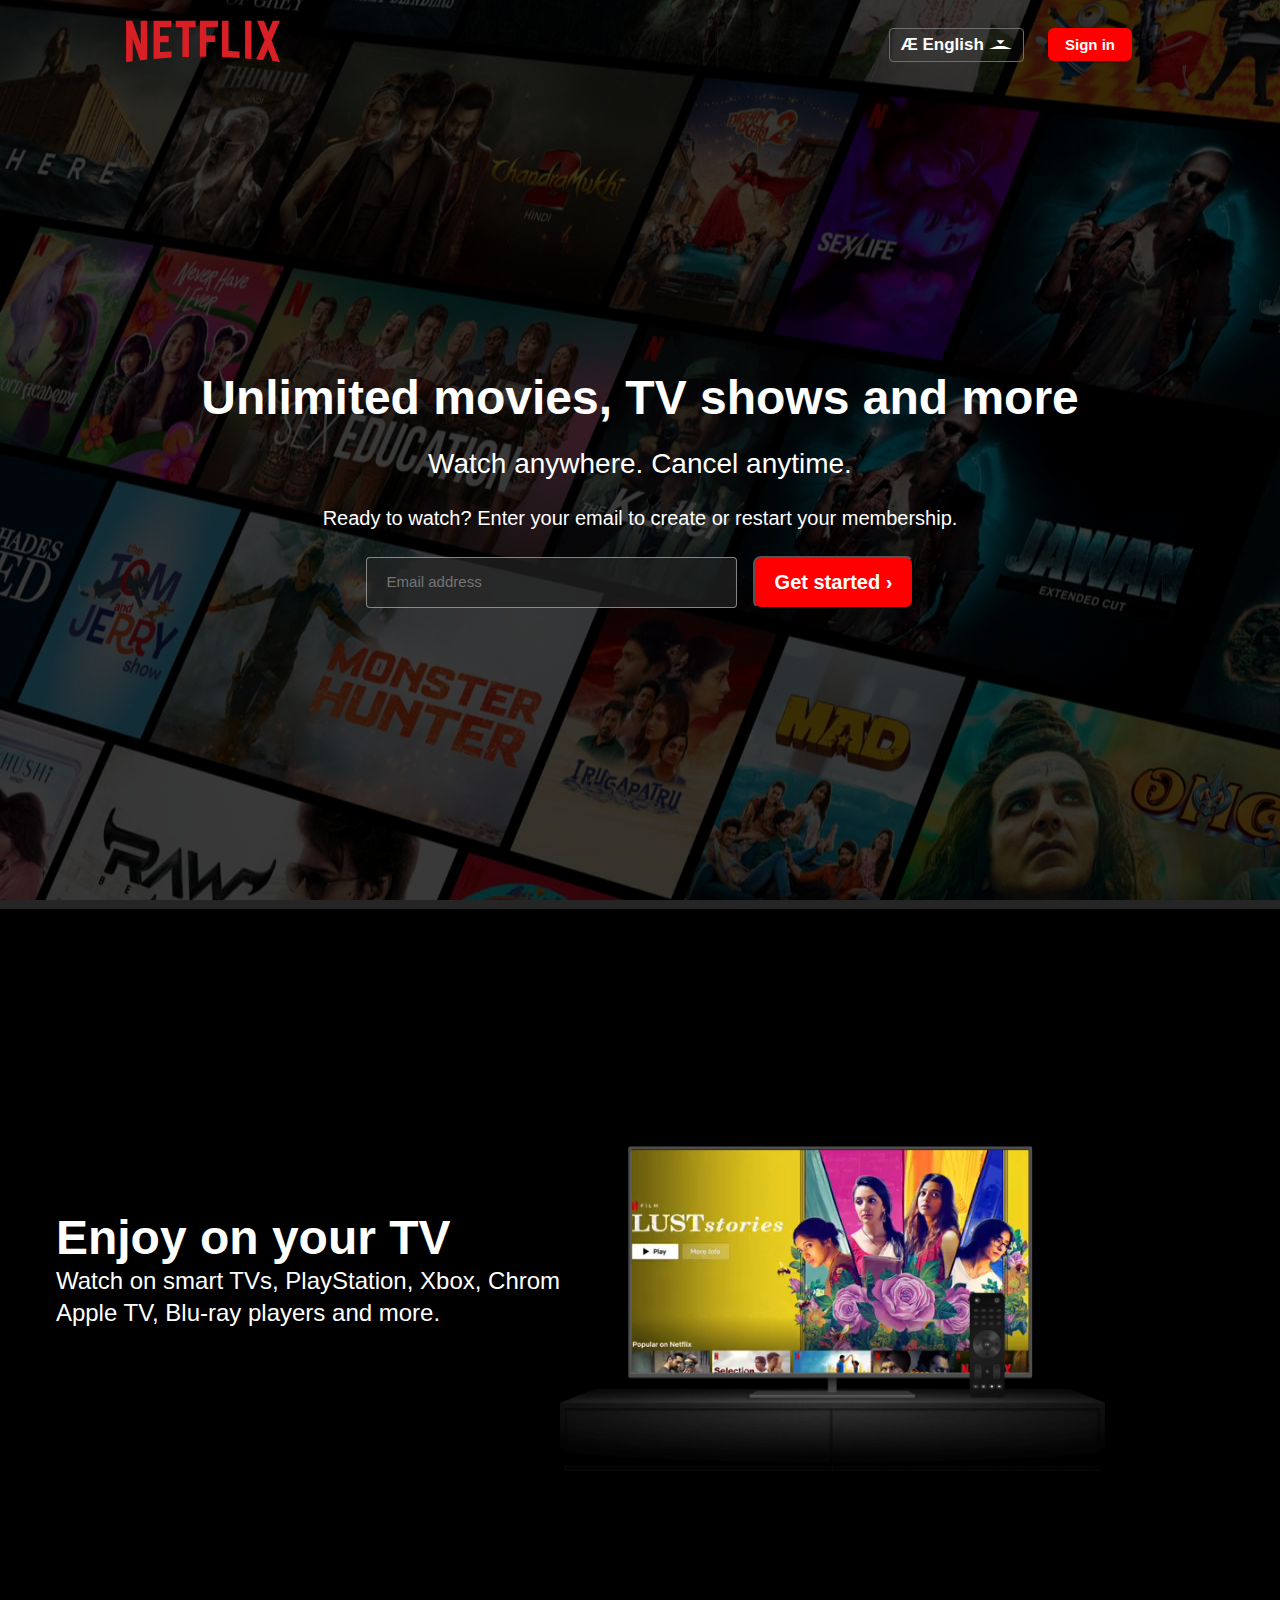
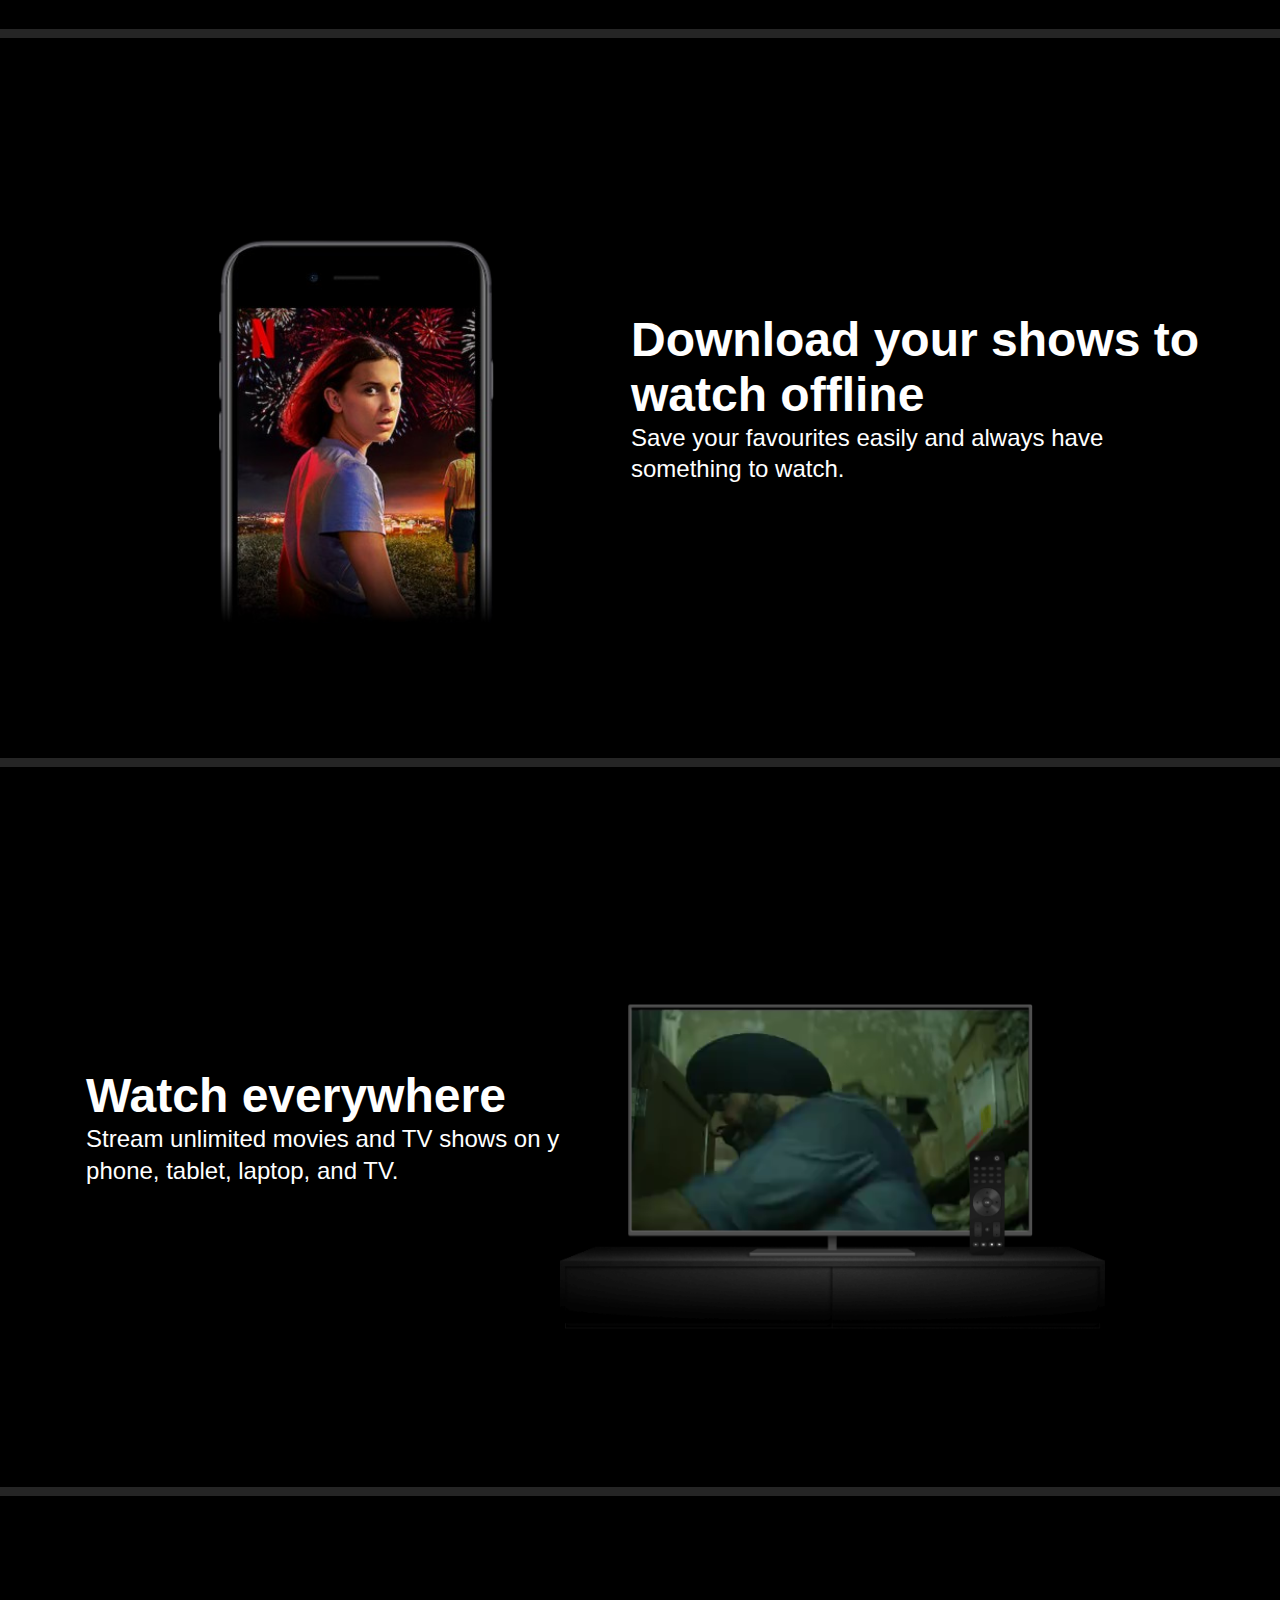
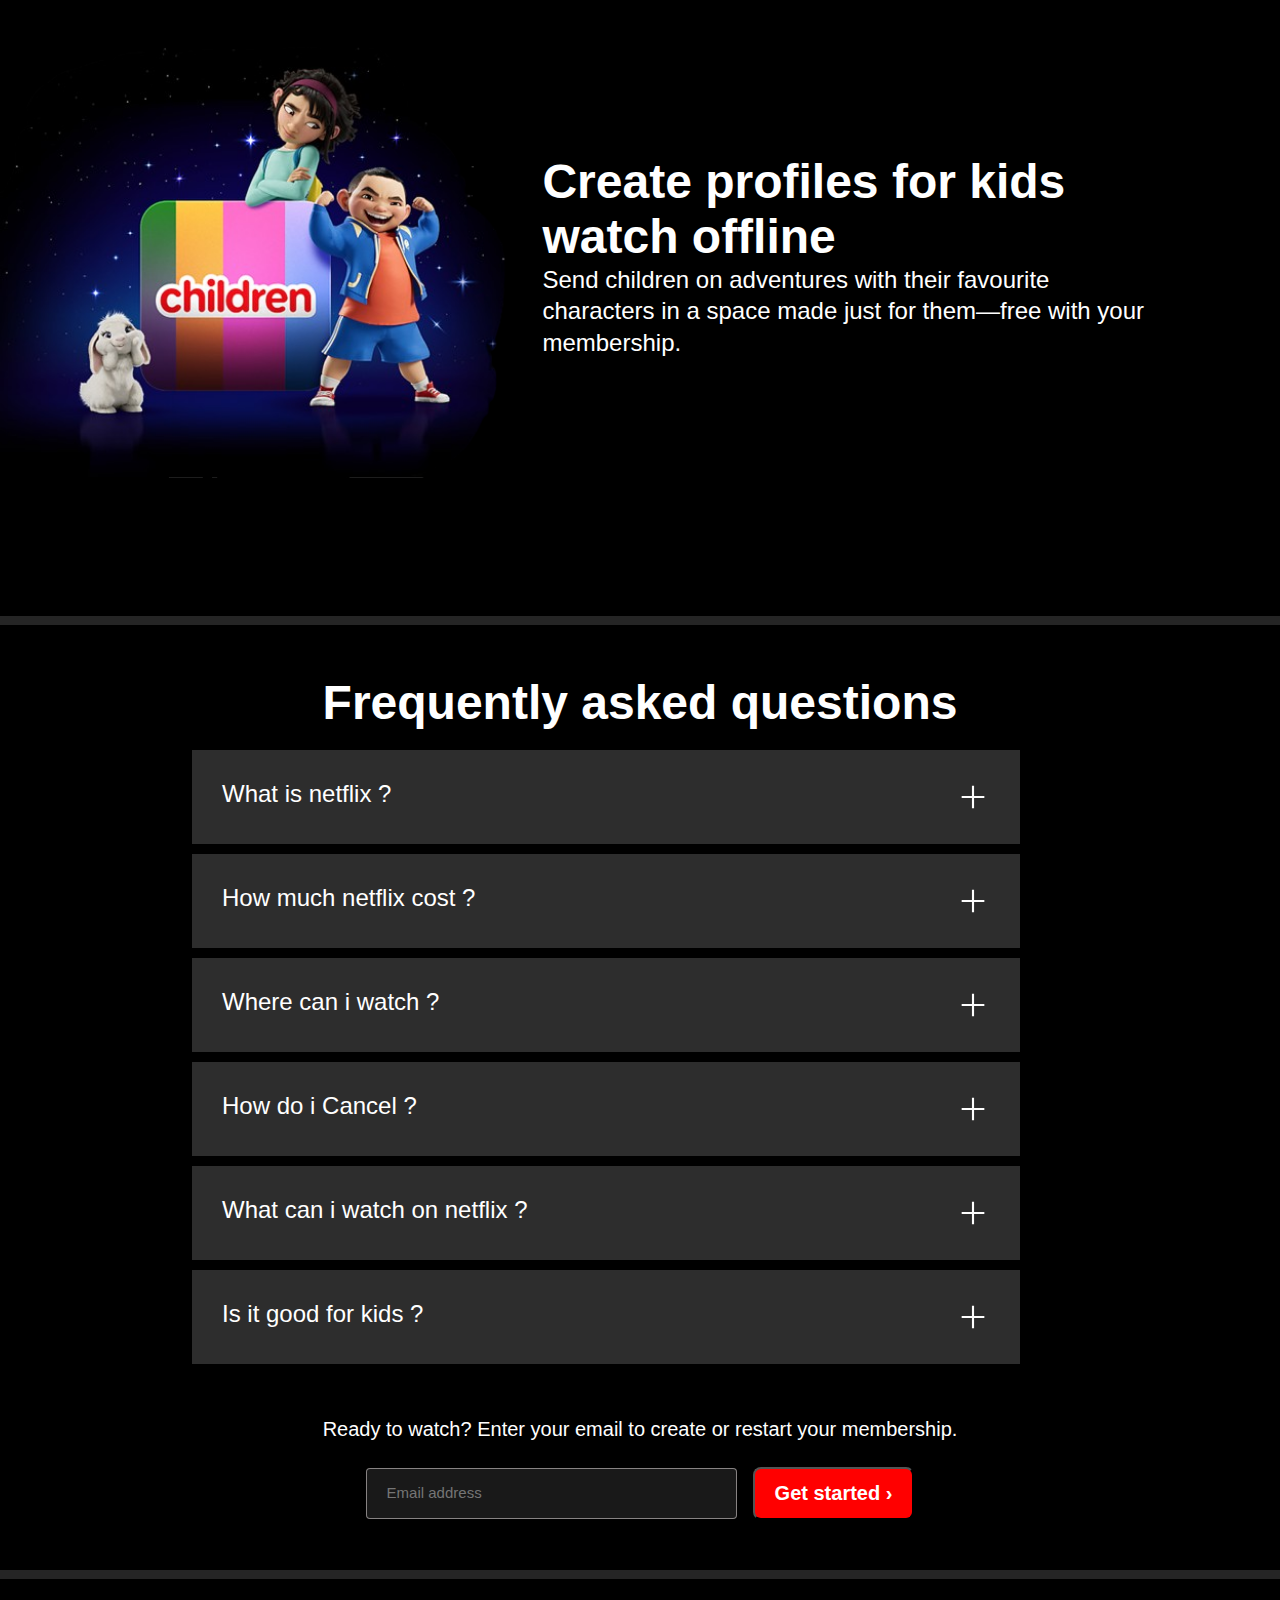
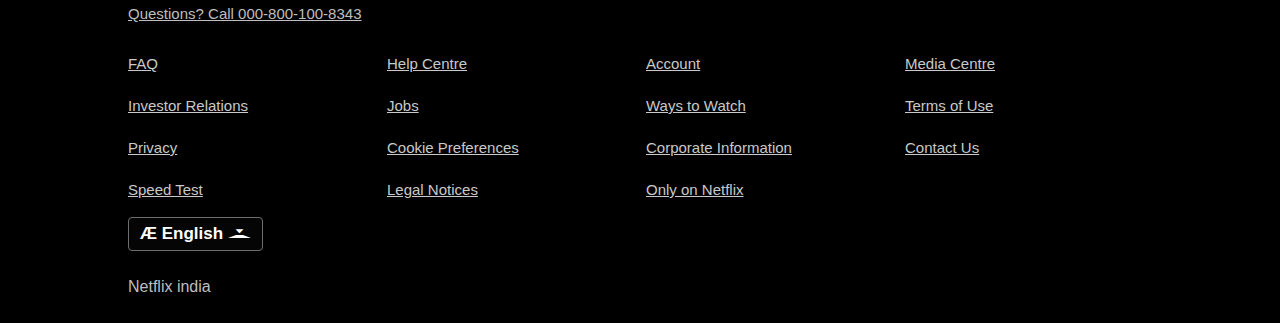
<file: index.html>
<!DOCTYPE html>
<html lang="en">

<head>
    <meta charset="UTF-8">
    <meta name="viewport" content="width=device-width, initial-scale=1.0">
    <title> Netflix clone </title>
    <link rel="stylesheet" href="style.css">
</head>

<body>
    <div class="main">
        <nav>
            <span><img width="53" src="assets/Netflix-Logo.wine.svg" alt="logo"></span>
            <div><button class="btn"> &#198 English <b> &#128899; </b> </button>
                <button class="btn-red-sm"> Sign in </button>
            </div>
        </nav>
        <div class="box"> </div>
        <div class="hero">
            <span class="a1"> Unlimited movies, TV shows and more </span>
            <span class="a2"> Watch anywhere. Cancel anytime. </span>
            <span class="a3"> Ready to watch? Enter your email to create or restart your membership. </span>
            <div>
                <div class="hero-buttons">
                    <input placeholder="Email address">
                    <button class="started"> Get started &#8250 </button>
                </div>
            </div>
        </div>
    </div>

    <div class="seperator"> </div>
    <section class="first">
        <div class="tvmargin">
            <div class="tv-text">
                <div class="t1"> Enjoy on your TV </div>
                <div class="t2"> Watch on smart TVs, PlayStation, Xbox, Chromecast, <br> Apple TV, Blu-ray players and
                    more. </div>
            </div>
            <img src="assets/tv.png" alt="photo" class="tv">
            <video class="v1" src="assets/video-tv.m4v" autoplay muted loop>
        </div>
    </section>


    <div class="seperator"> </div>

    <section class="second">
        <img class="mobile" src="assets/mobile.png.png">
        <div class="mobile-text">
            <div class="t1"> Download your shows to <br> watch offline </div>
            <div class="t2"> Save your favourites easily and always have <br> something to watch. </div>
        </div>

    </section>

    <div class="seperator"> </div>

    <section class="mac">
        <div class="tvmargin">
            <div class="tv-text">
                <div class="t1"> Watch everywhere </div>
                <div class="t2"> Stream unlimited movies and TV shows on your <br> phone, tablet, laptop, and TV. </div>
            </div>
            <img src="assets/tv.png" alt="photo" class="tv">
            <video class="v2" src="assets/video-mac.m4v" autoplay muted loop>
        </div>
    </section>

    <div class="seperator"> </div>

    <section class="second">
        <img class="mobile" src="assets/children.png">
        <div class="mobile-text">
            <div class="t1"> Create profiles for kids <br> watch offline </div>
            <div class="t2"> Send children on adventures with their favourite <br> characters in a space made just for
                them—free with your membership. </div>
        </div>

    </section>

    <div class="seperator"> </div>






<section class="faq">
<div class="fqbox">
<h2> Frequently asked questions </h2>
<div class="faqbox"> 
    <span> What is netflix ? </span>
    <svg xmlns="http://www.w3.org/2000/svg" width="34" height="34" viewBox="0 0 24 24" fill="none" color="white">
        <path d="M12 4V20M20 12H4" stroke="white" stroke-width="1.5" stroke-linejoin="round"/>
        </svg>
</div>
<div class="faqbox"> 
    <span> How much netflix cost ? </span>
    <svg xmlns="http://www.w3.org/2000/svg" width="34" height="34" viewBox="0 0 24 24" fill="none" color="white">
        <path d="M12 4V20M20 12H4" stroke="white" stroke-width="1.5" stroke-linejoin="round"/>
        </svg>
</div>
<div class="faqbox"> 
    <span> Where can i watch ? </span>
    <svg xmlns="http://www.w3.org/2000/svg" width="34" height="34" viewBox="0 0 24 24" fill="none" color="white">
        <path d="M12 4V20M20 12H4" stroke="white" stroke-width="1.5" stroke-linejoin="round"/>
        </svg>
</div>
<div class="faqbox"> 
    <span> How do i Cancel ? </span>
    <svg xmlns="http://www.w3.org/2000/svg" width="34" height="34" viewBox="0 0 24 24" fill="none" color="white">
        <path d="M12 4V20M20 12H4" stroke="white" stroke-width="1.5" stroke-linejoin="round"/>
        </svg>
</div>
<div class="faqbox"> 
    <span> What can i watch on netflix ? </span>
    <svg xmlns="http://www.w3.org/2000/svg" width="34" height="34" viewBox="0 0 24 24" fill="none" color="white">
        <path d="M12 4V20M20 12H4" stroke="white" stroke-width="1.5" stroke-linejoin="round"/>
        </svg>
</div>
<div class="faqbox"> 
    <span> Is it good for kids ? </span>
    <svg xmlns="http://www.w3.org/2000/svg" width="34" height="34" viewBox="0 0 24 24" fill="none" color="white">
        <path d="M12 4V20M20 12H4" stroke="white" stroke-width="1.5" stroke-linejoin="round"/>
        </svg>
</div>
</div>

<div class="box lastbox"> </div>
<div class="hero lasthero">
    <!-- <span class="a1"> Unlimited movies, TV shows and more </span> -->
    <!-- <span class="a2"> Watch anywhere. Cancel anytime. </span> -->
    <span class="a3"> Ready to watch? Enter your email to create or restart your membership. </span>
    <div>
        <div class="hero-buttons">
            <input placeholder="Email address">
            <button class="started"> Get started &#8250 </button>
        </div>
    </div>
</div>
</div>

<div class="seperator"> </div>

<section class="last">
<div class="margin">
    <div class="q text"> Questions? Call 000-800-100-8343 </div>
<div class="about"> 

 <div class="text">  FAQ </div>
 <div class="text"> Help Centre </div>
 <div class="text"> Account </div>
 <div class="text"> Media Centre </div>
 <div class="text"> Investor Relations </div>
 <div class="text"> Jobs </div>
 <div class="text"> Ways to Watch </div>
 <div class="text"> Terms of Use </div>
 <div class="text"> Privacy </div>
 <div class="text"> Cookie Preferences </div>
 <div class="text"> Corporate Information </div>
 <div class="text"> Contact Us</div>
 <div class="text"> Speed Test</div>
 <div class="text"> Legal Notices</div>
 <div class="text"> Only on Netflix</div>
 <div class="text"> </div>
 <div><button class="btn"> &#198 English <b> &#128899; </b> </button>
</div>
</div>
<div class="q"> Netflix india </div>

<div class="align">

    </div>
</section>
</body>
</html>
</file>
<file: style.css>
* {
    margin: 0;
    padding: 0;
    font-family: 'Segoe UI', Tahoma, Geneva, Verdana, sans-serif;
}

@import url('https://fonts.googleapis.com/css2?family=Poppins:ital,wght@0,100;0,200;0,300;0,400;0,500;0,600;0,700;0,800;0,900;1,100;1,200;1,300;1,400;1,500;1,600;1,700;1,800;1,900&family=Roboto+Condensed:ital,wght@0,100..900;1,100..900&display=swap');
.main {
    background-image: url("assets/bg.jpg");
    background-position: center center;
    /* background-position: top;  */
    background-size: 100vw;
    background-repeat: no-repeat;
    height: 100vh;
    position: relative;
    z-index: 0;
}

.box {
    background-color: black;
    height: 100vh;
    width: 100%;
    opacity: 0.7;
    top: 0;
    position: absolute;
    z-index: -1;
}

nav {
    display: flex;
    align-items: center;
    justify-content: space-between;
    margin: auto;
    max-width: 80vw;
    position: relative;
}

button {
    padding: 0;
    margin: 0;
}

img {
    width: 200px;
    position: relative;
    margin: -25px;
}
button {
    position: relative;
}
b {
        font-size: 10px;
        width: 0;
        height: 0;
        border-left: 8px solid transparent;
        border-right: 8px solid transparent;
        border-bottom: 3px solid rgb(255, 255, 255);
        vertical-align: top ;   
}
.btn {
    padding: 6px 11px;
    font-weight: 700;
    font-size: 17px;
    color: white;
    background-color: rgba(248, 243, 243, 0.021);
    border-radius: 4px;
    border: 0.5px solid rgb(111, 110, 110);
    cursor: pointer;
}
.btn-red-sm {
    background-color: red;
    color: white;
    padding: 8px 17px;
    margin: 0px 20px;
    border: none;
    border-radius: 6px;
    font-weight: 700;
    font-size: 15px;
}

.hero {
    /* font-family: 'Martel Sans', sans-serif; */
    height: calc(100% - 100px);
    display: flex;
    align-items: center;
    justify-content: center;
    flex-direction: column;
    color: white;
    position: relative;
    gap: 23px;
    padding: 0 30px;
}
.a1 {
   font-size: 48px;
   font-weight: 900;

}
.a2 {
    font-size: 28px;
    font-weight: 400;
 
 }
.a3 {
    font-size: 20px;
    font-weight: 400;
    line-height: 30px;
 
 }
 .hero-buttons {
    display: flex;
    align-items: center;
    justify-content: center;
    gap: 16px;
}

input {
    padding: 15px 150px 17px 20px;
    color: rgb(255, 255, 255);
    font-size: 15px;
    border-radius: 4px;
    background-color: rgba(36, 36, 36, 0.7);
    border: 1px solid rgba(246, 238, 238, 0.5);
}

 .started {
        background-color: red;
        color: white;
        font-size: 20px;
        border-radius: 8px;
        padding: 13px 20px;
        outline: none;
        font-weight: 700;
        font-family:'Segoe UI', Tahoma, Geneva, Verdana, sans-serif;
    }
 .seperator {
    background-color: rgb(37, 37, 37);
    height: 1vh;
 }
.first , .second , .mac  {
    height: 80vh;
    background-color: black;
    display: flex;
    align-items: center;
    justify-content: center;
 
}
.tvmargin {
    display: flex;
    align-items: center;
    justify-content: space-between;
       display: flex;
    align-items: center;
    justify-content: space-between; 
    max-width: 80vw;
    margin: auto;
}
.tv-text {
    color: white;
    position: relative;
   right: 300px;
   z-index: 0;

}
.t1 {
    font-family:'Segoe UI', Tahoma, Geneva, Verdana, sans-serif ;
    font-size:48px;
    font-weight: 700;
    
}

.t2 {
    font-family:'Segoe UI', Tahoma, Geneva, Verdana, sans-serif ;
    font-size:24px;
    font-weight: 400;
    line-height: 1.3;

}
.tv {
    width: 545px;
    position: absolute;
    right: 200px;
    z-index: 10;
}

/* .mac 
    width: 550px;
    position: absolute;
    right: 200px;
     z-index: 10; } */


.v1 {
    position: absolute;
    right: 250px;
    /* lef: 40%; */
    /* left: 0; */
    /* display: flex; */
    width: 430px;
    z-index: 0;
}
.v2 {
    position: absolute;
    right: 250px;
    width: 470px;
    z-index: 0;
}

.second {
    color:white;
    display: flex;
    justify-content: center;
}

.mobile {
    width: 600px;
}
.faq {
    background-color: black;
    position: absolute;
    width: 100%;
     /* margin: 55px; */

}
h2 {
    font-size: 48px;
    font-weight: 900;
    color: white;
    margin-top: 50px;
    margin-bottom: 20px;
    align-items:center;
    text-align: center;
}
.faqbox {
    max-width: 60vw;
    margin: 0px 0% 10px 15%; 
    padding:30px 30px;
    background-color:#2d2d2d;
    display: flex;
    justify-content: space-between;

}
span ,svg {
    font-size: 24px;
    font-weight: 400;
    color: white;

}
 
/* @media screen and (max-width:940px) { */
    .main {
        background-size: 2000px;
    }
.text {
    align-items: center;
    color :rgb(201, 201, 201) ;
    font-size: 15px;
    font-weight: 500;
    text-decoration: underline;

}
.lasthero  {
    margin: 50px 10px;
    /* padding: 50px; */
}
.about {
    color :rgb(190, 190, 190);
    line-height: 2;
}
.about {
    display: grid;
    gap: 12px;
    grid-template-columns: 1fr 1fr 1fr 1fr;
}
.margin {
max-width: 80vw;
margin: auto;
}
.q {
    color :rgb(190, 190, 190);
    line-height: 2;
    margin: 20px 0px;
}
.align {
    margin: 20px 100px;
}
</file>
